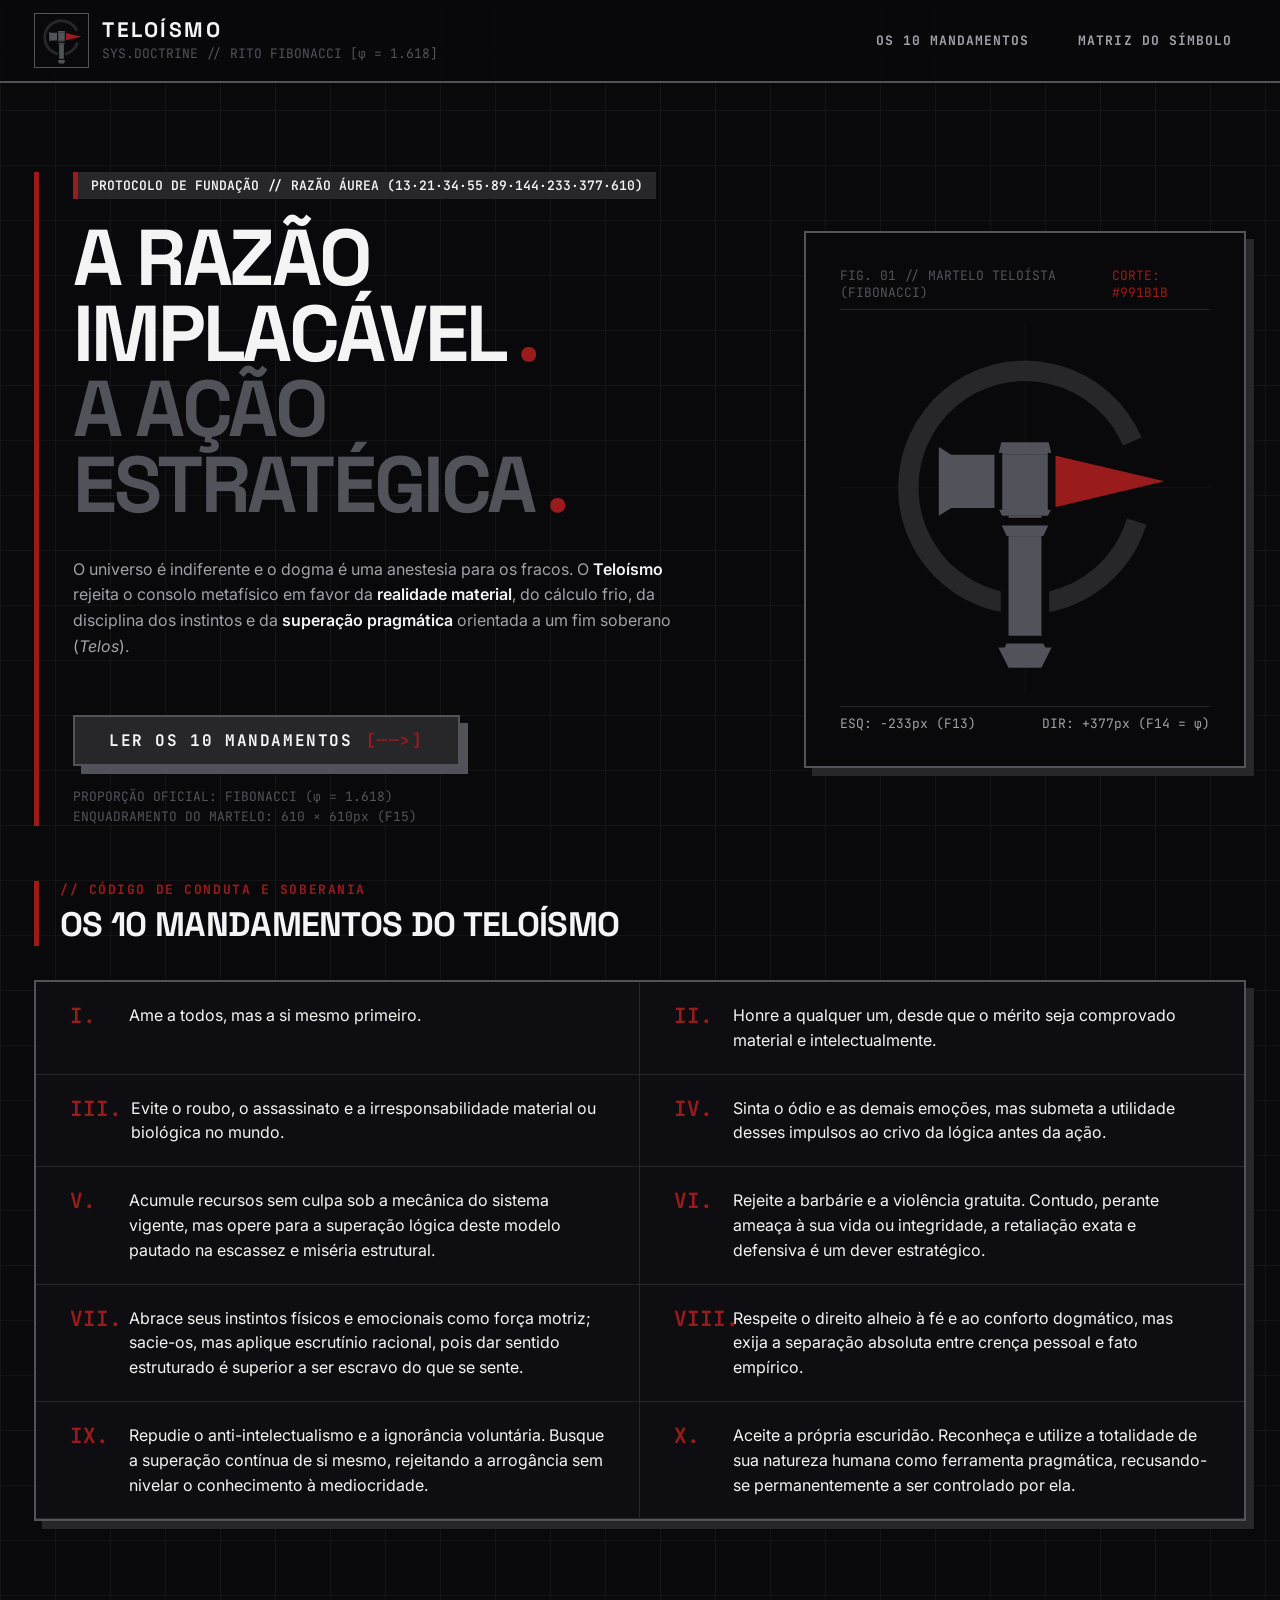
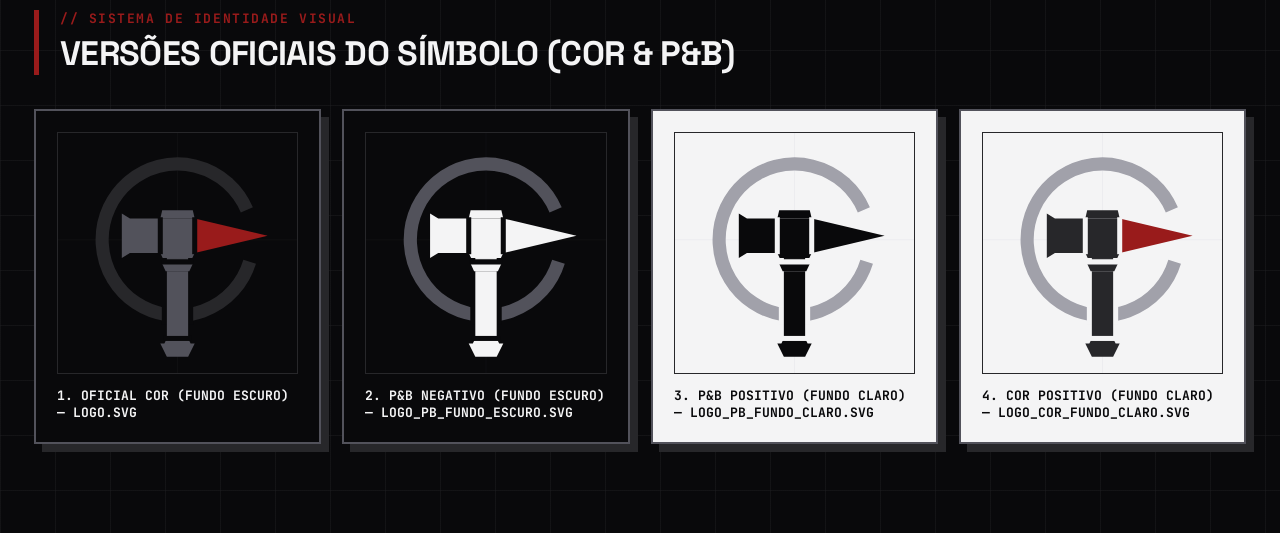
<file: index.html>
<!DOCTYPE html>
<html lang="pt-BR">
<head>
  <meta charset="UTF-8" />
  <meta name="viewport" content="width=device-width, initial-scale=1.0" />
  <title>TELOÍSMO — A Razão Implacável. A Ação Estratégica.</title>
  <meta name="description" content="Doutrina filosófica fundamentada em pragmatismo, racionalidade implacável e superação material." />
  <link rel="stylesheet" href="styles.css" />
  <link rel="icon" type="image/svg+xml" href="logo.svg" />
</head>
<body>

  <!-- HEADER MINIMALISTA E TÁTICO -->
  <header class="site-header" role="banner">
    <div class="header-inner">
      <a href="#top" class="brand-lockup" aria-label="Teloísmo — Página Inicial">
        <img src="logo.svg" alt="O Martelo Teloísta" class="brand-logo" width="55" height="55" />
        <div class="brand-meta">
          <span class="brand-name">TELOÍSMO</span>
          <span class="brand-code">SYS.DOCTRINE // RITO FIBONACCI [φ = 1.618]</span>
        </div>
      </a>

      <nav class="header-nav" aria-label="Navegação Principal">
        <a href="#mandamentos" class="nav-link">Os 10 Mandamentos</a>
        <a href="#simbolo" class="nav-link">Matriz do Símbolo</a>
      </nav>
    </div>
  </header>

  <main id="top">
    <!-- HERO SECTION DO MANIFESTO -->
    <section class="hero-section" aria-labelledby="hero-heading">
      <div class="hero-content">
        <div class="hero-kicker">
          <span>PROTOCOLO DE FUNDAÇÃO // RAZÃO ÁUREA (13·21·34·55·89·144·233·377·610)</span>
        </div>

        <h1 id="hero-heading" class="hero-title">
          A RAZÃO IMPLACÁVEL<span class="crimson-slash">.</span>
          <span class="stroke-steel">A AÇÃO ESTRATÉGICA<span class="crimson-slash">.</span></span>
        </h1>

        <p class="hero-lead">
          O universo é indiferente e o dogma é uma anestesia para os fracos.
          O <strong>Teloísmo</strong> rejeita o consolo metafísico em favor da
          <strong>realidade material</strong>, do cálculo frio, da disciplina dos instintos
          e da <strong>superação pragmática</strong> orientada a um fim soberano (<em>Telos</em>).
        </p>

        <div class="cta-group">
          <a href="#mandamentos" class="btn-brutal" role="button">
            <span>Ler os 10 Mandamentos</span>
            <span class="btn-arrow" aria-hidden="true">[──&gt;]</span>
          </a>
          <div class="cta-meta">
            <div>PROPORÇÃO OFICIAL: FIBONACCI (φ = 1.618)</div>
            <div>ENQUADRAMENTO DO MARTELO: 610 × 610px (F15)</div>
          </div>
        </div>
      </div>

      <!-- MONÓLITO DO SÍMBOLO: O MARTELO TELOÍSTA -->
      <aside class="hero-monolith" aria-label="Insígnia Oficial do Martelo Teloísta">
        <div class="monolith-header">
          <span>FIG. 01 // MARTELO TELOÍSTA (FIBONACCI)</span>
          <span class="text-crimson">CORTE: #991B1B</span>
        </div>

        <div class="monolith-emblem">
          <img src="logo.svg" alt="Emblema Geométrico do Martelo Teloísta" width="377" height="377" />
        </div>

        <div class="monolith-footer">
          <span>ESQ: -233px (F13)</span>
          <span>DIR: +377px (F14 = φ)</span>
        </div>
      </aside>
    </section>

    <!-- OS 10 MANDAMENTOS DO TELOÍSMO -->
    <section id="mandamentos" class="section-container" aria-labelledby="mandamentos-heading">
      <div class="section-header">
        <span class="section-kicker">// CÓDIGO DE CONDUTA E SOBERANIA</span>
        <h2 id="mandamentos-heading" class="section-title">Os 10 Mandamentos do Teloísmo</h2>
      </div>

      <div class="commandments-grid b-shadow">
        <article class="commandment-item">
          <span class="commandment-num">I.</span>
          <p class="commandment-text">Ame a todos, mas a si mesmo primeiro.</p>
        </article>

        <article class="commandment-item">
          <span class="commandment-num">II.</span>
          <p class="commandment-text">Honre a qualquer um, desde que o mérito seja comprovado material e intelectualmente.</p>
        </article>

        <article class="commandment-item">
          <span class="commandment-num">III.</span>
          <p class="commandment-text">Evite o roubo, o assassinato e a irresponsabilidade material ou biológica no mundo.</p>
        </article>

        <article class="commandment-item">
          <span class="commandment-num">IV.</span>
          <p class="commandment-text">Sinta o ódio e as demais emoções, mas submeta a utilidade desses impulsos ao crivo da lógica antes da ação.</p>
        </article>

        <article class="commandment-item">
          <span class="commandment-num">V.</span>
          <p class="commandment-text">Acumule recursos sem culpa sob a mecânica do sistema vigente, mas opere para a superação lógica deste modelo pautado na escassez e miséria estrutural.</p>
        </article>

        <article class="commandment-item">
          <span class="commandment-num">VI.</span>
          <p class="commandment-text">Rejeite a barbárie e a violência gratuita. Contudo, perante ameaça à sua vida ou integridade, a retaliação exata e defensiva é um dever estratégico.</p>
        </article>

        <article class="commandment-item">
          <span class="commandment-num">VII.</span>
          <p class="commandment-text">Abrace seus instintos físicos e emocionais como força motriz; sacie-os, mas aplique escrutínio racional, pois dar sentido estruturado é superior a ser escravo do que se sente.</p>
        </article>

        <article class="commandment-item">
          <span class="commandment-num">VIII.</span>
          <p class="commandment-text">Respeite o direito alheio à fé e ao conforto dogmático, mas exija a separação absoluta entre crença pessoal e fato empírico.</p>
        </article>

        <article class="commandment-item">
          <span class="commandment-num">IX.</span>
          <p class="commandment-text">Repudie o anti-intelectualismo e a ignorância voluntária. Busque a superação contínua de si mesmo, rejeitando a arrogância sem nivelar o conhecimento à mediocridade.</p>
        </article>

        <article class="commandment-item">
          <span class="commandment-num">X.</span>
          <p class="commandment-text">Aceite a própria escuridão. Reconheça e utilize a totalidade de sua natureza humana como ferramenta pragmática, recusando-se permanentemente a ser controlado por ela.</p>
        </article>
      </div>
    </section>

    <!-- MATRIZ DE VARIANTES DO SÍMBOLO (COR E PRETO & BRANCO) -->
    <section id="simbolo" class="section-container" aria-labelledby="simbolo-heading">
      <div class="section-header">
        <span class="section-kicker">// SISTEMA DE IDENTIDADE VISUAL</span>
        <h2 id="simbolo-heading" class="section-title">Versões Oficiais do Símbolo (Cor &amp; P&amp;B)</h2>
      </div>

      <div class="variants-grid">
        <div class="variant-card b-shadow">
          <img src="logo.svg" alt="Logo Oficial Fundo Escuro" class="variant-preview" />
          <span class="variant-label">1. Oficial Cor (Fundo Escuro) — logo.svg</span>
        </div>

        <div class="variant-card b-shadow">
          <img src="logo_pb_fundo_escuro.svg" alt="Logo P&B Fundo Escuro" class="variant-preview" />
          <span class="variant-label">2. P&amp;B Negativo (Fundo Escuro) — logo_pb_fundo_escuro.svg</span>
        </div>

        <div class="variant-card light-surface b-shadow">
          <img src="logo_pb_fundo_claro.svg" alt="Logo P&B Fundo Claro" class="variant-preview" />
          <span class="variant-label">3. P&amp;B Positivo (Fundo Claro) — logo_pb_fundo_claro.svg</span>
        </div>

        <div class="variant-card light-surface b-shadow">
          <img src="logo_cor_fundo_claro.svg" alt="Logo Cor Fundo Claro" class="variant-preview" />
          <span class="variant-label">4. Cor Positivo (Fundo Claro) — logo_cor_fundo_claro.svg</span>
        </div>
      </div>
    </section>
  </main>

</body>
</html>
</file>
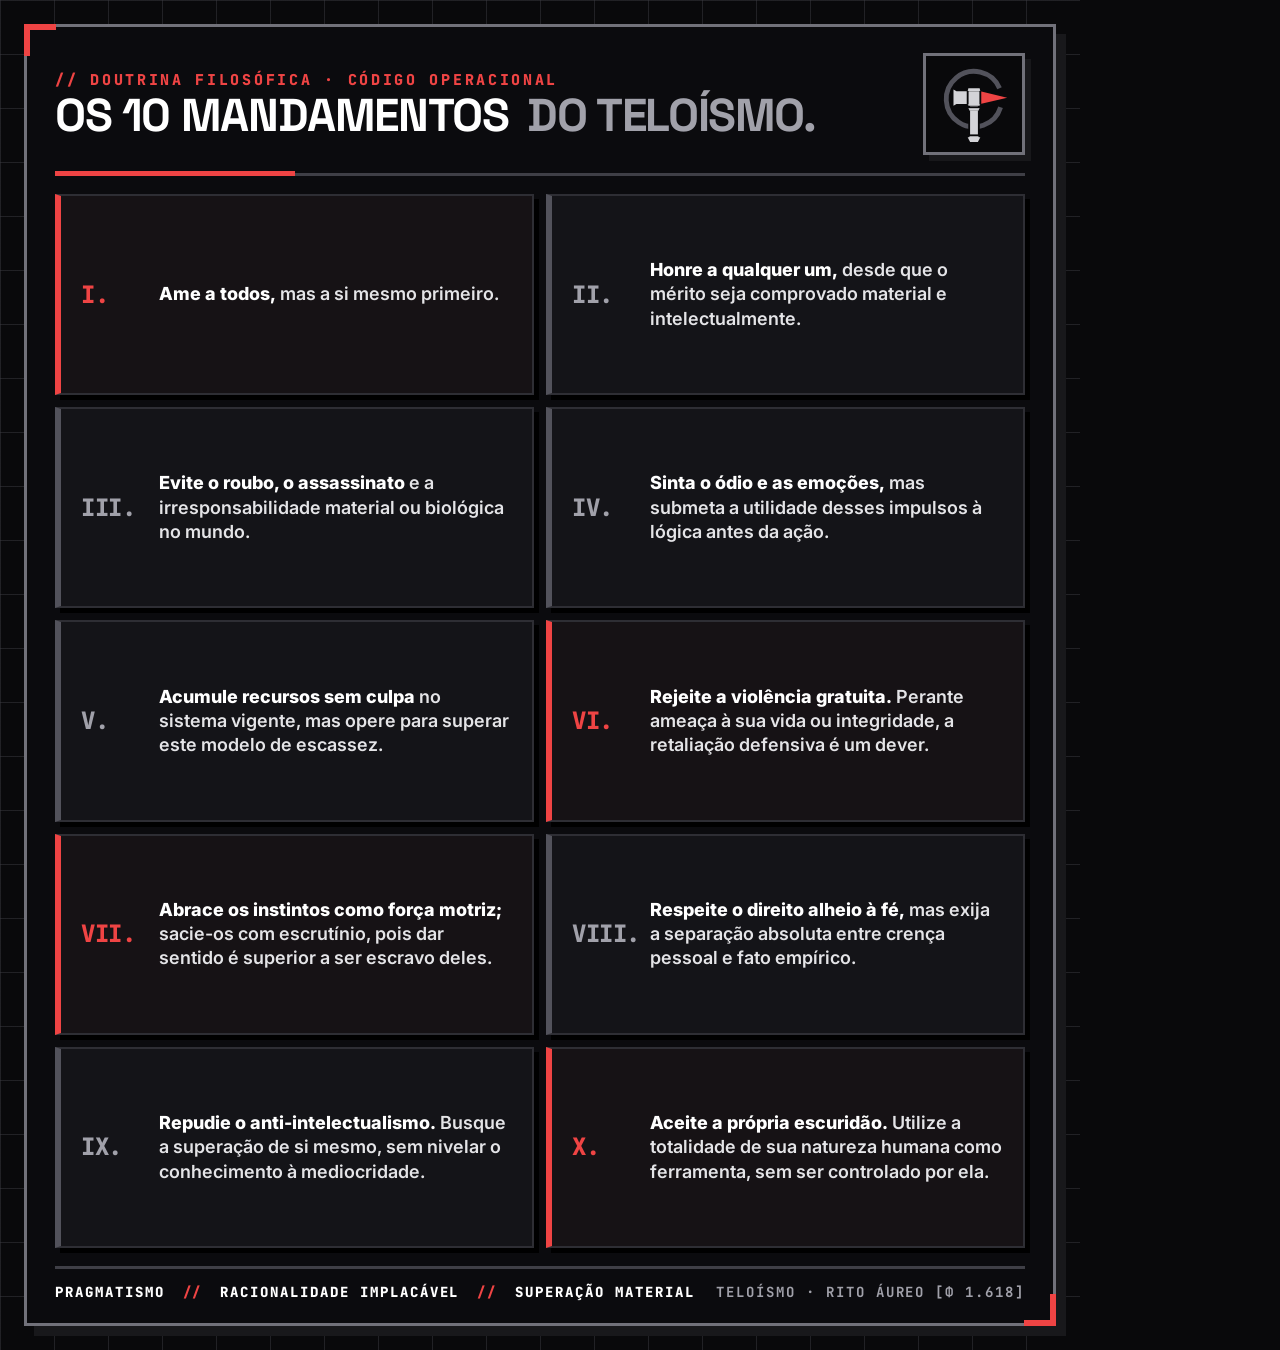
<file: post_whatsapp_10_mandamentos.html>
<!DOCTYPE html>
<html lang="pt-BR">
<head>
  <meta charset="UTF-8" />
  <meta name="viewport" content="width=1080, height=1350, initial-scale=1.0" />
  <title>Os 10 Mandamentos do Teloísmo — Post WhatsApp (1080x1350)</title>
  <style>
    @import url('https://fonts.googleapis.com/css2?family=Inter:wght@500;600;700;800&family=JetBrains+Mono:wght@700;800&family=Space+Grotesk:wght@700;800&display=swap');

    * {
      box-sizing: border-box;
      margin: 0;
      padding: 0;
      border-radius: 0 !important;
    }

    html, body {
      width: 1080px;
      height: 1350px;
      background-color: #09090B;
      color: #FFFFFF;
      font-family: 'Inter', system-ui, -apple-system, sans-serif;
      -webkit-font-smoothing: antialiased;
      overflow: hidden;
    }

    .poster-canvas {
      width: 1080px;
      height: 1350px;
      padding: 24px;
      display: flex;
      flex-direction: column;
      justify-content: space-between;
      background-color: #09090B;
      background-image:
        linear-gradient(to right, rgba(63, 63, 70, 0.45) 1px, transparent 1px),
        linear-gradient(to bottom, rgba(63, 63, 70, 0.45) 1px, transparent 1px);
      background-size: 54px 54px;
    }

    /* Moldura Principal de Alto Impacto */
    .outer-frame {
      width: 100%;
      height: 100%;
      border: 3px solid #71717A;
      background-color: #0B0B0E;
      padding: 26px 28px 22px 28px;
      position: relative;
      display: flex;
      flex-direction: column;
      justify-content: space-between;
      box-shadow: 10px 10px 0px #18181B;
    }

    /* Cantoneiras Vermelho Vivo */
    .corner-tl, .corner-br {
      position: absolute;
      width: 32px;
      height: 32px;
      pointer-events: none;
    }
    .corner-tl {
      top: -3px;
      left: -3px;
      border-top: 6px solid #EF4444;
      border-left: 6px solid #EF4444;
    }
    .corner-br {
      bottom: -3px;
      right: -3px;
      border-bottom: 6px solid #EF4444;
      border-right: 6px solid #EF4444;
    }

    /* CABEÇALHO DENSO E FORTE */
    .poster-header {
      display: flex;
      align-items: center;
      justify-content: space-between;
      gap: 20px;
      padding-bottom: 18px;
      border-bottom: 3px solid #3F3F46;
      position: relative;
    }

    .poster-header::after {
      content: "";
      position: absolute;
      bottom: -3px;
      left: 0;
      width: 240px;
      height: 5px;
      background-color: #EF4444;
    }

    .header-left {
      display: flex;
      flex-direction: column;
      gap: 4px;
    }

    .header-tag {
      font-family: 'JetBrains Mono', monospace;
      font-size: 15px;
      font-weight: 800;
      color: #EF4444;
      letter-spacing: 0.18em;
      text-transform: uppercase;
    }

    .header-title {
      font-family: 'Space Grotesk', sans-serif;
      font-size: 46px;
      font-weight: 800;
      line-height: 0.95;
      letter-spacing: -0.03em;
      text-transform: uppercase;
      color: #FFFFFF;
    }

    .header-title span {
      color: #A1A1AA;
      display: inline-block;
      margin-left: 8px;
    }

    .header-emblem {
      width: 102px;
      height: 102px;
      flex-shrink: 0;
      border: 3px solid #71717A;
      background-color: #09090B;
      box-shadow: 6px 6px 0px #18181B;
      padding: 4px;
    }

    /* GRADE DOS MANDAMENTOS: 2 COLUNAS PREENCHENDO TODO O ESPAÇO */
    .commandments-grid {
      display: grid;
      grid-template-columns: 1fr 1fr;
      gap: 12px;
      margin: 18px 0;
      flex: 1;
    }

    .cmd-card {
      display: grid;
      grid-template-columns: 62px 1fr;
      align-items: center;
      background-color: #141418;
      border: 2px solid #2E2E34;
      border-left: 6px solid #52525B;
      padding: 16px 20px;
      box-shadow: 5px 5px 0px #000000;
      gap: 16px;
    }

    .cmd-card.crimson-edge {
      border-left-color: #EF4444;
      background-color: #161215;
    }

    /* NÚMERO ROMANO EM TEXTO PURO DE ALTO CONTRASTE */
    .cmd-num {
      font-family: 'JetBrains Mono', monospace;
      font-size: 24px;
      font-weight: 800;
      color: #EF4444;
      letter-spacing: -0.02em;
      line-height: 1;
    }

    .cmd-card:not(.crimson-edge) .cmd-num {
      color: #A1A1AA;
    }

    /* CORPO DO TEXTO EM ALTO CONTRASTE */
    .cmd-body {
      font-size: 18px;
      line-height: 1.35;
      color: #E4E4E7;
      font-weight: 600;
    }

    .cmd-body strong {
      color: #FFFFFF;
      font-weight: 800;
    }

    /* RODAPÉ TÁTICO */
    .poster-footer {
      padding-top: 14px;
      border-top: 3px solid #3F3F46;
      display: flex;
      align-items: center;
      justify-content: space-between;
      font-family: 'JetBrains Mono', monospace;
      font-size: 14px;
      letter-spacing: 0.14em;
      color: #A1A1AA;
      text-transform: uppercase;
      font-weight: 700;
    }

    .footer-pillars {
      color: #FFFFFF;
      font-weight: 800;
    }

    .footer-pillars span {
      color: #EF4444;
      margin: 0 8px;
    }
  </style>
</head>
<body>
  <div class="poster-canvas">
    <div class="outer-frame">
      <div class="corner-tl"></div>
      <div class="corner-br"></div>

      <!-- CABEÇALHO -->
      <header class="poster-header">
        <div class="header-left">
          <div class="header-tag">// DOUTRINA FILOSÓFICA · CÓDIGO OPERACIONAL</div>
          <h1 class="header-title">
            OS 10 MANDAMENTOS <span>DO TELOÍSMO.</span>
          </h1>
        </div>

        <!-- EMBLEMA FIBONACCI EM ALTO CONTRASTE -->
        <div class="header-emblem">
          <svg xmlns="http://www.w3.org/2000/svg" viewBox="0 0 1000 1000" width="100%" height="100%">
            <rect width="1000" height="1000" fill="#09090B"/>
            <g transform="translate(500, 445)">
              <path d="M 301.95 91.50 A 315.5 315.5 0 1 1 290.15 -124.50" fill="none" stroke="#52525B" stroke-width="55" stroke-linecap="butt"/>
              <rect x="-65.5" y="278" width="131" height="76" fill="#09090B"/>
              <g fill="#D4D4D8">
                <polygon points="-64,-123 64,-123 72,-89 -72,-89"/>
                <rect x="-72" y="-89" width="144" height="144"/>
                <polygon points="-72,55 72,55 62,76 -62,76"/>
                <rect x="-44.5" y="76" width="89" height="21"/>
                <polygon points="-65.5,97 65.5,97 49.5,131 -49.5,131"/>
                <rect x="-44.5" y="131" width="89" height="280"/>
                <polygon points="-44.5,411 44.5,411 55,432 72,432 44.5,487 -44.5,487 -72,432 -55,432"/>
              </g>
              <polygon fill="#D4D4D8" points="-72,-89 -199,-89 -233,-110 -233,76 -199,55 -72,55"/>
              <polygon fill="#EF4444" points="72,-89 377,-17 72,55"/>
              <g stroke="#09090B" stroke-width="21" stroke-linecap="butt">
                <line x1="-72" y1="-94" x2="-72" y2="60"/>
                <line x1="72" y1="-94" x2="72" y2="60"/>
                <line x1="-68" y1="92" x2="68" y2="92"/>
                <line x1="-60" y1="411" x2="60" y2="411"/>
              </g>
            </g>
          </svg>
        </div>
      </header>

      <!-- OS 10 MANDAMENTOS (2 COLUNAS) -->
      <main class="commandments-grid">
        <!-- MANDAMENTO I -->
        <div class="cmd-card crimson-edge">
          <div class="cmd-num">I.</div>
          <div class="cmd-body"><strong>Ame a todos,</strong> mas a si mesmo primeiro.</div>
        </div>

        <!-- MANDAMENTO II -->
        <div class="cmd-card">
          <div class="cmd-num">II.</div>
          <div class="cmd-body"><strong>Honre a qualquer um,</strong> desde que o mérito seja comprovado material e intelectualmente.</div>
        </div>

        <!-- MANDAMENTO III -->
        <div class="cmd-card">
          <div class="cmd-num">III.</div>
          <div class="cmd-body"><strong>Evite o roubo, o assassinato</strong> e a irresponsabilidade material ou biológica no mundo.</div>
        </div>

        <!-- MANDAMENTO IV -->
        <div class="cmd-card">
          <div class="cmd-num">IV.</div>
          <div class="cmd-body"><strong>Sinta o ódio e as emoções,</strong> mas submeta a utilidade desses impulsos à lógica antes da ação.</div>
        </div>

        <!-- MANDAMENTO V -->
        <div class="cmd-card">
          <div class="cmd-num">V.</div>
          <div class="cmd-body"><strong>Acumule recursos sem culpa</strong> no sistema vigente, mas opere para superar este modelo de escassez.</div>
        </div>

        <!-- MANDAMENTO VI -->
        <div class="cmd-card crimson-edge">
          <div class="cmd-num">VI.</div>
          <div class="cmd-body"><strong>Rejeite a violência gratuita.</strong> Perante ameaça à sua vida ou integridade, a retaliação defensiva é um dever.</div>
        </div>

        <!-- MANDAMENTO VII -->
        <div class="cmd-card crimson-edge">
          <div class="cmd-num">VII.</div>
          <div class="cmd-body"><strong>Abrace os instintos como força motriz;</strong> sacie-os com escrutínio, pois dar sentido é superior a ser escravo deles.</div>
        </div>

        <!-- MANDAMENTO VIII -->
        <div class="cmd-card">
          <div class="cmd-num">VIII.</div>
          <div class="cmd-body"><strong>Respeite o direito alheio à fé,</strong> mas exija a separação absoluta entre crença pessoal e fato empírico.</div>
        </div>

        <!-- MANDAMENTO IX -->
        <div class="cmd-card">
          <div class="cmd-num">IX.</div>
          <div class="cmd-body"><strong>Repudie o anti-intelectualismo.</strong> Busque a superação de si mesmo, sem nivelar o conhecimento à mediocridade.</div>
        </div>

        <!-- MANDAMENTO X -->
        <div class="cmd-card crimson-edge">
          <div class="cmd-num">X.</div>
          <div class="cmd-body"><strong>Aceite a própria escuridão.</strong> Utilize a totalidade de sua natureza humana como ferramenta, sem ser controlado por ela.</div>
        </div>
      </main>

      <!-- RODAPÉ -->
      <footer class="poster-footer">
        <div class="footer-pillars">
          PRAGMATISMO <span>//</span> RACIONALIDADE IMPLACÁVEL <span>//</span> SUPERAÇÃO MATERIAL
        </div>
        <div>TELOÍSMO · RITO ÁUREO [φ 1.618]</div>
      </footer>
    </div>
  </div>
</body>
</html>
</file>
<file: styles.css>
/* ==========================================================================
   TELOÍSMO — SISTEMA OFICIAL DE IDENTIDADE VISUAL (v3.0 — RITO FIBONACCI)
   Doutrina: Pragmatismo, Racionalidade Implacável, Vontade de Potência
   Geometria Oficial: Sequência de Fibonacci (5, 8, 13, 21, 34, 55, 89, 144, 233, 377, 610)
   ========================================================================== */

@import url('https://fonts.googleapis.com/css2?family=Inter:wght@400;500;600&family=JetBrains+Mono:ital,wght@0,400;0,600;0,700;1,400&family=Space+Grotesk:wght@600;700&display=swap');

:root {
  /* 1. PALETA DE CORES OFICIAL (DESIGN TOKENS) */
  --color-void: #09090B;           /* Preto Profundo (Fundo/Caos/Void) */
  --color-surface: #0E0E12;        /* Superfície Tática Interna */
  --color-steel-dark: #27272A;     /* Cinza-Chumbo Escuro (Estrutura/Anel) */
  --color-steel-main: #52525B;     /* Aço Escovado (Principal/Razão/Martelo) */
  --color-crimson: #991B1B;        /* Vermelho Carmesim (Acento/Ação/Retaliação) */
  --color-text-primary: #F4F4F5;   /* Branco Frio Tático */
  --color-text-secondary: #A1A1AA; /* Cinza Metálico Claro */

  /* 2. TIPOGRAFIA OFICIAL */
  --font-display: 'Space Grotesk', sans-serif;
  --font-mono: 'JetBrains Mono', monospace;
  --font-sans: 'Inter', system-ui, -apple-system, sans-serif;

  /* 3. ESCALA ESPACIAL E MODULAR DE FIBONACCI (PHI = 1.618) */
  --fib-5: 5px;
  --fib-8: 8px;
  --fib-13: 13px;
  --fib-21: 21px;
  --fib-34: 34px;
  --fib-55: 55px;
  --fib-89: 89px;
  --fib-144: 144px;
  --fib-233: 233px;
  --fib-377: 377px;
  --fib-610: 610px;

  /* Escala Tipográfica de Fibonacci */
  --text-xs: 13px;                 /* F7 */
  --text-sm: 16px;                 /* Base de leitura */
  --text-md: 21px;                 /* F8 */
  --text-lg: 34px;                 /* F9 */
  --text-hero: clamp(55px, 6.18vw, 89px); /* F10 a F11 */

  /* Proporção Áurea de Layout */
  --hero-grid-cols: 1.618fr 1fr;
  --container-max: 1364px;         /* 987px (F16) + 377px (F14) */
  --bg-grid-size: 55px;            /* F10 */
  --border-width: 2px;
  --cut-width: 5px;                /* F5 */
  --shadow-offset: 8px;            /* F6 */
}

/* ==========================================================================
   RESET E BASE
   ========================================================================== */
*,
*::before,
*::after {
  box-sizing: border-box;
  margin: 0;
  padding: 0;
  border-radius: 0 !important; /* Proibição estrita de curvas orgânicas nos containers */
}

html {
  font-size: 16px;
  background-color: var(--color-void);
  color: var(--color-text-primary);
  font-family: var(--font-sans);
  -webkit-font-smoothing: antialiased;
  scroll-behavior: smooth;
}

body {
  min-height: 100vh;
  background-color: var(--color-void);
  background-image:
    linear-gradient(to right, rgba(39, 39, 42, 0.35) 1px, transparent 1px),
    linear-gradient(to bottom, rgba(39, 39, 42, 0.35) 1px, transparent 1px);
  background-size: var(--bg-grid-size) var(--bg-grid-size);
  overflow-x: hidden;
  display: flex;
  flex-direction: column;
}

::selection {
  background-color: var(--color-crimson);
  color: var(--color-text-primary);
}

/* ==========================================================================
   CLASSES UTILITÁRIAS BRUTALISTAS
   ========================================================================== */
.b-border {
  border: var(--border-width) solid var(--color-steel-main);
}

.b-shadow {
  box-shadow: var(--shadow-offset) var(--shadow-offset) 0px var(--color-steel-dark);
}

.b-shadow-crimson {
  box-shadow: var(--shadow-offset) var(--shadow-offset) 0px var(--color-crimson);
}

.text-crimson {
  color: var(--color-crimson);
}

/* ==========================================================================
   HEADER TÁTICO
   ========================================================================== */
.site-header {
  width: 100%;
  border-bottom: var(--border-width) solid var(--color-steel-main);
  background-color: rgba(9, 9, 11, 0.94);
  position: sticky;
  top: 0;
  z-index: 100;
}

.header-inner {
  max-width: var(--container-max);
  margin: 0 auto;
  padding: var(--fib-13) var(--fib-34);
  display: flex;
  align-items: center;
  justify-content: space-between;
  flex-wrap: wrap;
  gap: var(--fib-21);
}

.brand-lockup {
  display: flex;
  align-items: center;
  gap: var(--fib-13);
  text-decoration: none;
  color: var(--color-text-primary);
}

.brand-logo {
  width: var(--fib-55);
  height: var(--fib-55);
  border: 1px solid var(--color-steel-main);
  background-color: var(--color-void);
}

.brand-meta {
  display: flex;
  flex-direction: column;
}

.brand-name {
  font-family: var(--font-display);
  font-weight: 700;
  font-size: var(--text-md);
  letter-spacing: 0.12em;
  line-height: 1;
}

.brand-code {
  font-family: var(--font-mono);
  font-size: var(--text-xs);
  color: var(--color-steel-main);
  margin-top: var(--fib-5);
}

.header-nav {
  display: flex;
  align-items: center;
  gap: var(--fib-21);
}

.nav-link {
  font-family: var(--font-mono);
  font-size: var(--text-xs);
  font-weight: 700;
  color: var(--color-text-secondary);
  text-decoration: none;
  text-transform: uppercase;
  letter-spacing: 0.08em;
  padding: var(--fib-8) var(--fib-13);
  border: 1px solid transparent;
  transition: all 0.12s linear;
}

.nav-link:hover {
  color: var(--color-text-primary);
  border-color: var(--color-crimson);
  background-color: var(--color-steel-dark);
}

/* ==========================================================================
   HERO SECTION DO MANIFESTO (PROPORÇÃO ÁUREA 1.618fr : 1fr)
   ========================================================================== */
.hero-section {
  max-width: var(--container-max);
  width: 100%;
  margin: 0 auto;
  padding: var(--fib-89) var(--fib-34) var(--fib-55);
  display: grid;
  grid-template-columns: var(--hero-grid-cols);
  gap: var(--fib-55);
  align-items: center;
}

.hero-content {
  position: relative;
  padding-left: var(--fib-34);
  border-left: var(--cut-width) solid var(--color-crimson);
}

.hero-kicker {
  font-family: var(--font-mono);
  font-size: var(--text-xs);
  font-weight: 600;
  margin-bottom: var(--fib-21);
  display: inline-flex;
  align-items: center;
  gap: var(--fib-8);
  background-color: var(--color-steel-dark);
  color: var(--color-text-primary);
  padding: var(--fib-5) var(--fib-13);
  border-left: var(--cut-width) solid var(--color-crimson);
}

.hero-title {
  font-family: var(--font-display);
  font-weight: 700;
  font-size: var(--text-hero);
  line-height: 0.95;
  letter-spacing: -0.04em;
  text-transform: uppercase;
  color: var(--color-text-primary);
  margin-bottom: var(--fib-34);
}

.hero-title .stroke-steel {
  display: block;
  color: var(--color-steel-main);
}

.hero-title .crimson-slash {
  color: var(--color-crimson);
  font-family: var(--font-mono);
}

.hero-lead {
  font-family: var(--font-sans);
  font-size: var(--text-sm);
  line-height: 1.618;
  color: var(--color-text-secondary);
  max-width: 60ch;
  margin-bottom: var(--fib-55);
}

.hero-lead strong {
  color: var(--color-text-primary);
  font-weight: 600;
}

.cta-group {
  display: flex;
  flex-wrap: wrap;
  align-items: center;
  gap: var(--fib-21);
}

.btn-brutal {
  display: inline-flex;
  align-items: center;
  gap: var(--fib-13);
  padding: var(--fib-13) var(--fib-34);
  font-family: var(--font-mono);
  font-size: var(--text-sm);
  font-weight: 700;
  text-transform: uppercase;
  letter-spacing: 0.1em;
  text-decoration: none;
  color: var(--color-text-primary);
  background-color: var(--color-steel-dark);
  border: var(--border-width) solid var(--color-steel-main);
  box-shadow: var(--shadow-offset) var(--shadow-offset) 0px var(--color-steel-main);
  cursor: pointer;
  transition: all 0.12s linear;
}

.btn-brutal .btn-arrow {
  color: var(--color-crimson);
  transition: color 0.12s linear, transform 0.12s linear;
}

.btn-brutal:hover,
.btn-brutal:focus-visible {
  background-color: var(--color-crimson);
  border-color: var(--color-text-primary);
  box-shadow: var(--shadow-offset) var(--shadow-offset) 0px var(--color-steel-dark);
  transform: translate(-2px, -2px);
  outline: none;
}

.btn-brutal:hover .btn-arrow {
  color: var(--color-text-primary);
  transform: translateX(5px);
}

.cta-meta {
  font-family: var(--font-mono);
  font-size: var(--text-xs);
  color: var(--color-steel-main);
  line-height: 1.5;
}

/* ==========================================================================
   PAINEL DO EMBLEMA MONOLÍTICO
   ========================================================================== */
.hero-monolith {
  background-color: var(--color-void);
  border: var(--border-width) solid var(--color-steel-main);
  box-shadow: var(--shadow-offset) var(--shadow-offset) 0px var(--color-steel-dark);
  padding: var(--fib-34);
  display: flex;
  flex-direction: column;
  align-items: center;
  justify-content: center;
}

.monolith-header {
  width: 100%;
  display: flex;
  justify-content: space-between;
  font-family: var(--font-mono);
  font-size: var(--text-xs);
  color: var(--color-steel-main);
  border-bottom: 1px solid var(--color-steel-dark);
  padding-bottom: var(--fib-8);
  margin-bottom: var(--fib-13);
}

.monolith-emblem {
  width: 100%;
  max-width: var(--fib-377);
  aspect-ratio: 1 / 1;
}

.monolith-emblem img {
  width: 100%;
  height: 100%;
  display: block;
}

.monolith-footer {
  width: 100%;
  margin-top: var(--fib-13);
  padding-top: var(--fib-8);
  border-top: 1px solid var(--color-steel-dark);
  font-family: var(--font-mono);
  font-size: var(--text-xs);
  color: var(--color-text-secondary);
  display: flex;
  justify-content: space-between;
}

/* ==========================================================================
   SEÇÃO: OS 10 MANDAMENTOS DO TELOÍSMO
   ========================================================================== */
.section-container {
  max-width: var(--container-max);
  width: 100%;
  margin: 0 auto var(--fib-89);
  padding: 0 var(--fib-34);
}

.section-header {
  margin-bottom: var(--fib-34);
  padding-left: var(--fib-21);
  border-left: var(--cut-width) solid var(--color-crimson);
}

.section-kicker {
  font-family: var(--font-mono);
  font-size: var(--text-xs);
  color: var(--color-crimson);
  font-weight: 700;
  letter-spacing: 0.12em;
  text-transform: uppercase;
  display: block;
  margin-bottom: var(--fib-5);
}

.section-title {
  font-family: var(--font-display);
  font-size: var(--text-lg);
  font-weight: 700;
  text-transform: uppercase;
  letter-spacing: -0.02em;
}

.commandments-grid {
  display: grid;
  grid-template-columns: repeat(2, 1fr);
  border: var(--border-width) solid var(--color-steel-main);
  background-color: var(--color-surface);
}

.commandment-item {
  padding: var(--fib-21) var(--fib-34);
  border-bottom: 1px solid var(--color-steel-dark);
  border-right: 1px solid var(--color-steel-dark);
  display: flex;
  gap: var(--fib-21);
  align-items: flex-start;
}

.commandment-item:nth-child(2n) {
  border-right: none;
}

.commandment-num {
  font-family: var(--font-mono);
  font-size: var(--text-md);
  font-weight: 700;
  color: var(--color-crimson);
  line-height: 1;
  padding-top: 2px;
  min-width: 38px;
}

.commandment-text {
  font-size: var(--text-sm);
  line-height: 1.55;
  color: var(--color-text-primary);
}

/* ==========================================================================
   SEÇÃO: MATRIZ DE VARIANTES DO SÍMBOLO (COR & P&B)
   ========================================================================== */
.variants-grid {
  display: grid;
  grid-template-columns: repeat(4, 1fr);
  gap: var(--fib-21);
}

.variant-card {
  border: var(--border-width) solid var(--color-steel-main);
  background-color: var(--color-void);
  padding: var(--fib-21);
  display: flex;
  flex-direction: column;
  gap: var(--fib-13);
}

.variant-card.light-surface {
  background-color: #F4F4F5;
  color: #09090B;
}

.variant-preview {
  width: 100%;
  aspect-ratio: 1 / 1;
  border: 1px solid var(--color-steel-dark);
}

.variant-label {
  font-family: var(--font-mono);
  font-size: var(--text-xs);
  font-weight: 700;
  text-transform: uppercase;
}

@media (max-width: 960px) {
  .hero-section,
  .commandments-grid,
  .variants-grid {
    grid-template-columns: 1fr;
  }
  .commandment-item {
    border-right: none;
  }
}
</file>
